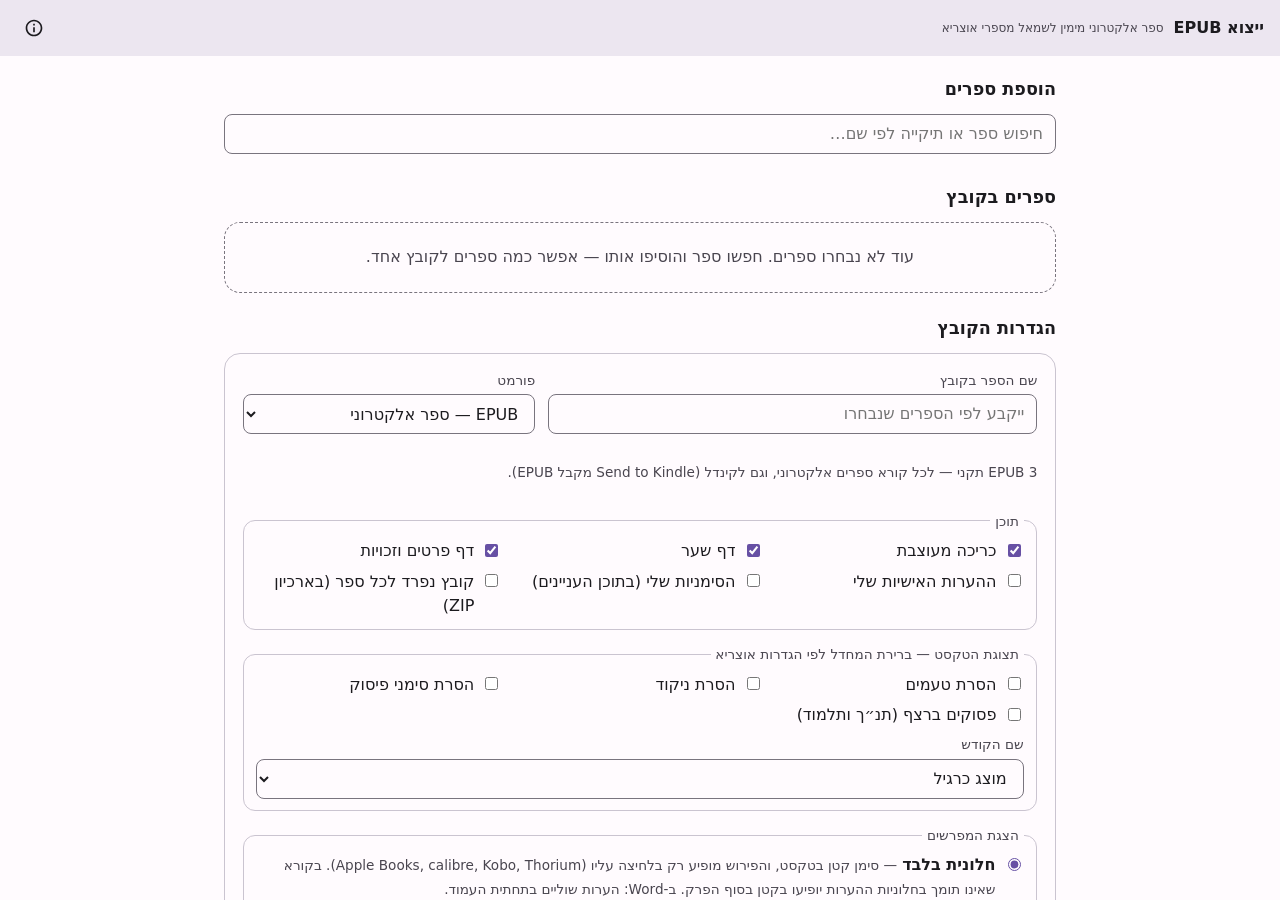
<file: index.html>
<!DOCTYPE html>
<html lang="he" dir="rtl">
<head>
  <meta charset="UTF-8" />
  <meta name="viewport" content="width=device-width, initial-scale=1.0" />
  <title>ייצוא EPUB</title>
  <link rel="stylesheet" href="css/style.css" />
</head>
<body>
  <div class="app-shell">
    <header class="topbar">
      <h1>ייצוא EPUB</h1>
      <span class="topbar-subtitle">ספר אלקטרוני מימין לשמאל מספרי אוצריא</span>
      <span class="topbar-spacer"></span>
      <button class="topbar-btn" id="aboutBtn" title="אודות" aria-label="אודות">
        <svg width="20" height="20" viewBox="0 0 24 24" fill="currentColor" aria-hidden="true"><path d="M11 7h2v2h-2zm0 4h2v6h-2zm1-9C6.48 2 2 6.48 2 12s4.48 10 10 10 10-4.48 10-10S17.52 2 12 2zm0 18c-4.41 0-8-3.59-8-8s3.59-8 8-8 8 3.59 8 8-3.59 8-8 8z"/></svg>
      </button>
    </header>

    <main class="app-content" id="main" tabindex="-1">
      <div class="page">
        <!-- הוספת ספרים -->
        <section class="section">
          <div class="section-head"><h2>הוספת ספרים</h2></div>
          <div class="search-row">
            <input type="search" id="searchInput" class="field" placeholder="חיפוש ספר או תיקייה לפי שם…" autocomplete="off" aria-label="חיפוש ספר" />
          </div>
          <div id="searchResults" class="results" aria-live="polite"></div>
        </section>

        <!-- הספרים בקובץ -->
        <section class="section">
          <div class="section-head">
            <h2>ספרים בקובץ</h2>
            <span class="muted small" id="booksCount"></span>
          </div>
          <div id="bookList"></div>
        </section>

        <!-- הגדרות -->
        <section class="section">
          <div class="section-head"><h2>הגדרות הקובץ</h2></div>
          <div class="card options">
            <div class="opt-row">
              <label class="opt-wide">
                <span class="opt-label">שם הספר בקובץ</span>
                <input type="text" id="optTitle" class="field" placeholder="ייקבע לפי הספרים שנבחרו" />
              </label>
              <label class="opt-narrow">
                <span class="opt-label">פורמט</span>
                <select id="optFormat" class="field">
                  <option value="epub">EPUB — ספר אלקטרוני</option>
                  <option value="kepub">KEPUB — לקוראי Kobo</option>
                  <option value="docx">DOCX — Word</option>
                  <option value="fb2">FB2 — FictionBook</option>
                </select>
              </label>
            </div>
            <p class="muted small" id="formatHint"></p>

            <fieldset class="opt-set">
              <legend>תוכן</legend>
              <div class="opt-grid">
                <label class="check"><input type="checkbox" id="optCover" checked /> כריכה מעוצבת</label>
                <label class="check"><input type="checkbox" id="optTitlePage" checked /> דף שער</label>
                <label class="check"><input type="checkbox" id="optRightsPage" checked /> דף פרטים וזכויות</label>
                <label class="check"><input type="checkbox" id="optPersonalNotes" /> ההערות האישיות שלי</label>
                <label class="check"><input type="checkbox" id="optBookmarks" /> הסימניות שלי (בתוכן העניינים)</label>
                <label class="check"><input type="checkbox" id="optSplitBooks" /> קובץ נפרד לכל ספר (בארכיון ZIP)</label>
              </div>
            </fieldset>

            <fieldset class="opt-set" id="docxOptions">
              <legend>עמוד (Word)</legend>
              <div class="opt-row">
                <label class="opt-narrow">
                  <span class="opt-label">גודל עמוד</span>
                  <select id="optPageSize" class="field">
                    <option value="a4">A4</option>
                    <option value="a5">A5</option>
                    <option value="letter">Letter</option>
                    <option value="6x9">6×9 אינץ׳ (ספר)</option>
                  </select>
                </label>
                <label class="opt-narrow">
                  <span class="opt-label">שוליים</span>
                  <select id="optMargins" class="field">
                    <option value="normal">רגילים</option>
                    <option value="narrow">צרים</option>
                    <option value="wide">רחבים</option>
                  </select>
                </label>
              </div>
            </fieldset>

            <fieldset class="opt-set">
              <legend>תצוגת הטקסט <span class="muted small">— ברירת המחדל לפי הגדרות אוצריא</span></legend>
              <div class="opt-grid">
                <label class="check"><input type="checkbox" id="optRemoveTeamim" /> הסרת טעמים</label>
                <label class="check"><input type="checkbox" id="optRemoveNikud" /> הסרת ניקוד</label>
                <label class="check"><input type="checkbox" id="optRemovePunctuation" /> הסרת סימני פיסוק</label>
                <label class="check"><input type="checkbox" id="optContinuous" /> פסוקים ברצף (תנ״ך ותלמוד)</label>
              </div>
              <label class="opt-wide">
                <span class="opt-label">שם הקודש</span>
                <select id="optHolyNames" class="field">
                  <option value="off">מוצג כרגיל</option>
                  <option value="kuf">מוסתר — יקוק (עם הניקוד)</option>
                  <option value="heh">מוסתר — ה׳</option>
                </select>
              </label>
            </fieldset>

            <fieldset class="opt-set">
              <legend>הצגת המפרשים</legend>
              <label class="radio"><input type="radio" name="notesMode" value="popup" checked />
                <span><b>חלונית בלבד</b> <span class="muted small">— סימן קטן בטקסט, והפירוש מופיע רק בלחיצה עליו (Apple Books, calibre, Kobo, Thorium). בקורא שאינו תומך בחלוניות ההערות יופיעו בקטן בסוף הפרק. ב-Word: הערות שוליים בתחתית העמוד.</span></span></label>
              <label class="radio"><input type="radio" name="notesMode" value="endnotes" />
                <span><b>הערות בסוף הספר</b> <span class="muted small">— לחיצה פותחת חלונית; הטקסט שמור בקובצי הערות נפרדים שמסומנים כתוכן משני (linear="no"). חלק מהקוראים (calibre, KOReader) מציגים אותם בסוף הספר. ב-Word: הערות סיום.</span></span></label>
              <label class="radio"><input type="radio" name="notesMode" value="line" />
                <span><b>מתחת לכל קטע</b> <span class="muted small">— הפירוש מופיע מיד אחרי הפסוק/הקטע, בגופן נפרד.</span></span></label>
              <label class="radio"><input type="radio" name="notesMode" value="chapter" />
                <span><b>בסוף כל פרק</b> <span class="muted small">— הערות ממוספרות בסוף הפרק, בגופן נפרד.</span></span></label>
              <label class="check"><input type="checkbox" id="optMarkPerCommentator" />
                <span>סימון נפרד לכל מפרש <span class="muted small">— מונה משלו ומראה משלו לסימן (סוגריים, הדגשה, כתב רש״י), כמו באוצריא</span></span></label>
            </fieldset>

            <fieldset class="opt-set">
              <legend>גופנים</legend>
              <div class="opt-row">
                <label class="opt-wide">
                  <span class="opt-label">גופן הספר</span>
                  <select id="optBodyFont" class="field font-select"></select>
                </label>
                <label class="opt-wide">
                  <span class="opt-label">גופן המפרשים</span>
                  <select id="optNotesFont" class="field font-select"></select>
                </label>
              </div>
              <div id="perCommentatorFonts"></div>
              <div class="card-row">
                <button class="btn" id="loadLocalFontsBtn" type="button">טעינת גופני המחשב</button>
                <span class="muted small" id="fontsHint">גופנים מוטמעים בקובץ רק כשהרישיון שלהם מתיר זאת. ב-Word ו-FB2 נשמר שם הגופן בלבד.</span>
              </div>
            </fieldset>
          </div>
        </section>

        <div class="export-row">
          <button class="btn btn-primary btn-lg" id="exportBtn" disabled>יצירת הקובץ</button>
          <span class="muted small" id="exportHint">הוסיפו לפחות ספר אחד</span>
        </div>
      </div>
    </main>
  </div>

  <!-- התקדמות -->
  <div id="busy" class="busy" role="status" aria-live="polite" hidden>
    <div class="busy-card">
      <span class="spinner" aria-hidden="true"></span>
      <div class="busy-text" id="busyText"></div>
      <div class="busy-bar"><span id="busyBar"></span></div>
      <button class="btn" id="cancelBtn">ביטול</button>
    </div>
  </div>

  <dialog id="aboutDlg" class="dlg">
    <h2>ייצוא EPUB</h2>
    <p id="aboutText"></p>
    <p class="muted small">גופן כתב רש״י: Noto Rashi Hebrew, ברישיון <a href="assets/fonts/OFL.txt" target="_blank">SIL OFL 1.1</a>.</p>
    <form method="dialog"><button class="btn">סגירה</button></form>
  </dialog>

  <script src="js/core.js"></script>
  <script src="js/bookcss.js"></script>
  <script src="js/font-rashi.js"></script>
  <script src="js/formats.js"></script>
  <script src="js/export-restricted.js"></script>
  <script src="js/app.js"></script>
</body>
</html>
</file>
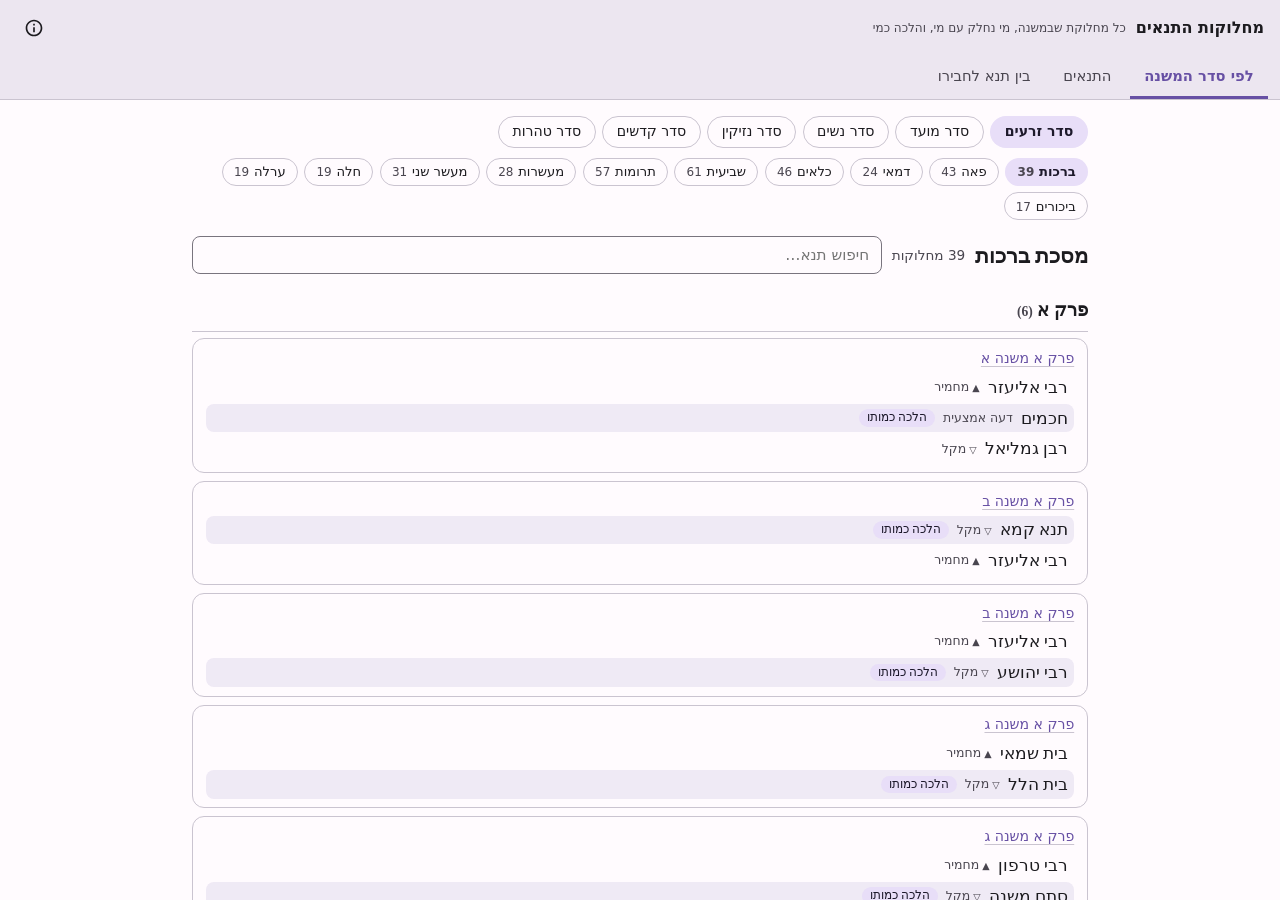
<file: machloket-tannaim/index.html>
<!DOCTYPE html>
<html lang="he" dir="rtl">
<head>
  <meta charset="UTF-8" />
  <meta name="viewport" content="width=device-width, initial-scale=1.0" />
  <title>מחלוקות התנאים</title>
  <link rel="stylesheet" href="css/base.css" />
  <link rel="stylesheet" href="css/style.css" />
</head>
<body>
  <div class="app-shell">
    <header class="topbar">
      <h1>מחלוקות התנאים</h1>
      <span class="topbar-subtitle">כל מחלוקת שבמשנה, מי נחלק עם מי, והלכה כמי</span>
      <span class="topbar-spacer"></span>
      <button class="topbar-btn" id="aboutBtn" title="אודות" aria-label="אודות">
        <svg width="20" height="20" viewBox="0 0 24 24" fill="currentColor" aria-hidden="true"><path d="M11 7h2v2h-2zm0 4h2v6h-2zm1-9C6.48 2 2 6.48 2 12s4.48 10 10 10 10-4.48 10-10S17.52 2 12 2zm0 18c-4.41 0-8-3.59-8-8s3.59-8 8-8 8 3.59 8 8-3.59 8-8 8z"/></svg>
      </button>
    </header>
    <nav class="tabs" role="tablist">
      <button class="tab" role="tab" data-view="seder">לפי סדר המשנה</button>
      <button class="tab" role="tab" data-view="tannaim">התנאים</button>
      <button class="tab" role="tab" data-view="pair">בין תנא לחבירו</button>
    </nav>
    <main class="app-content" id="main" tabindex="-1"></main>
  </div>

  <dialog class="dlg" id="aboutDlg">
    <h2>מחלוקות התנאים</h2>
    <p>כל מחלוקת שבמשנה — מי הם החולקים, מי מחמיר ומי מקל, מי מחייב ומי פוטר, והלכה כמי לפי פסק הרמב״ם. ובכל מחלוקת אפשר לעיין במשנה עצמה.</p>
    <p>ובדברי כל תנא: בכמה מקומות נחלק, בכמה מהם הלכה כמותו, ועם מי מחבריו נחלק. ובין שני תנאים — כל מחלוקותיהם, וכלל הפסק שאמרו עליהם בגמרא.</p>
    <p class="small muted" id="aboutVersion"></p>
    <p class="small muted">רשימת המחלוקות, החולקים בכל אחת והפסק — מתוך מאגר MishnaBase (ד. קז׳דן וב. קיי, רישיון GPL-3). נמנית כל מחלוקת פעם אחת, במקום הראשון שנשנית בו. הטקסט נפתח מספרי אוצריא.</p>
    <form method="dialog"><button class="btn">סגירה</button></form>
  </dialog>

  <script src="js/data.js"></script>
  <script src="js/core.js"></script>
  <script src="js/otzaria.js"></script>
  <script src="js/app.js"></script>
</body>
</html>
</file>
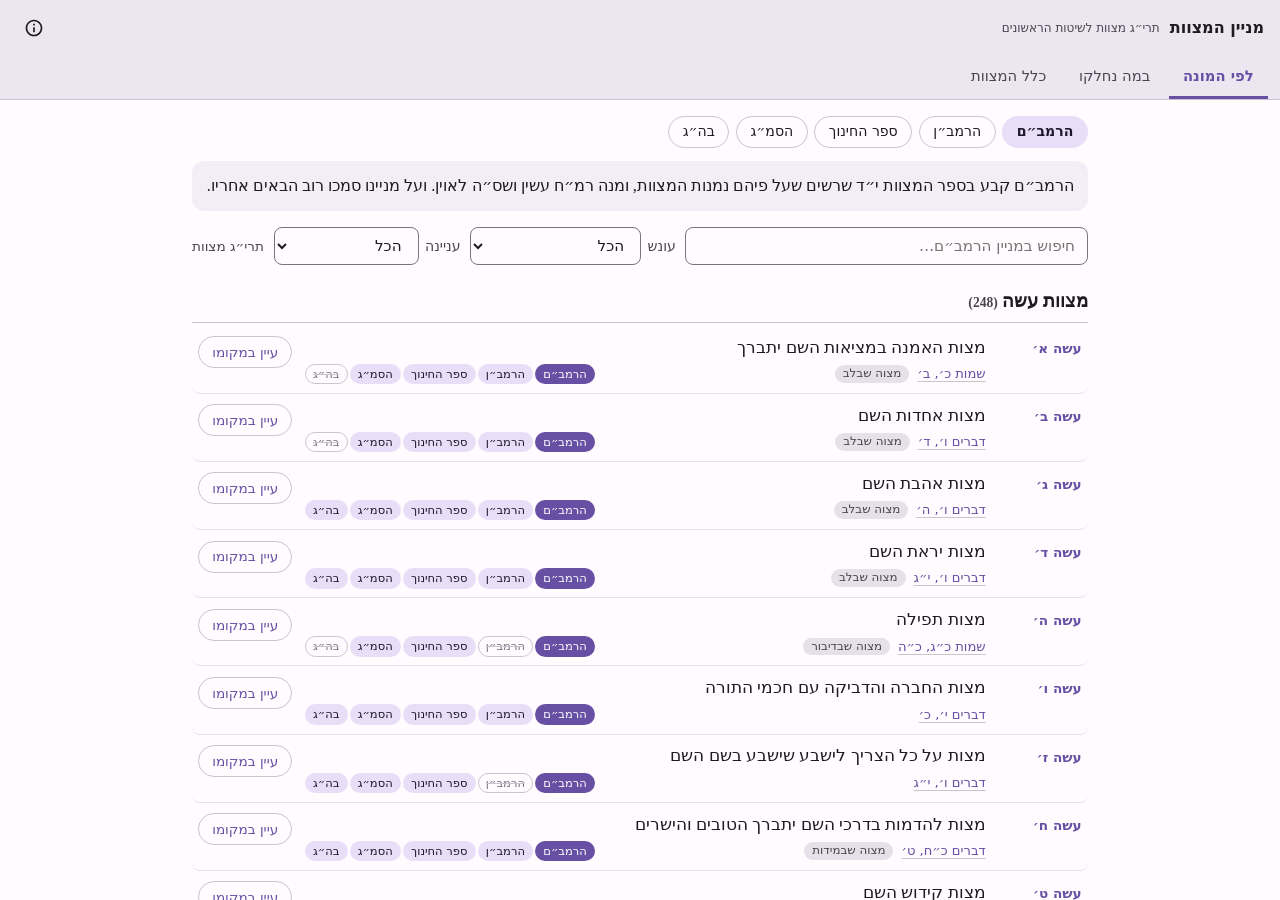
<file: minyan-hamitzvot/index.html>
<!DOCTYPE html>
<html lang="he" dir="rtl">
<head>
  <meta charset="UTF-8" />
  <meta name="viewport" content="width=device-width, initial-scale=1.0" />
  <title>מניין המצוות</title>
  <link rel="stylesheet" href="css/base.css" />
  <link rel="stylesheet" href="css/style.css" />
</head>
<body>
  <div class="app-shell">
    <header class="topbar">
      <h1>מניין המצוות</h1>
      <span class="topbar-subtitle">תרי״ג מצוות לשיטות הראשונים</span>
      <span class="topbar-spacer"></span>
      <button class="topbar-btn" id="aboutBtn" title="אודות" aria-label="אודות">
        <svg width="20" height="20" viewBox="0 0 24 24" fill="currentColor" aria-hidden="true"><path d="M11 7h2v2h-2zm0 4h2v6h-2zm1-9C6.48 2 2 6.48 2 12s4.48 10 10 10 10-4.48 10-10S17.52 2 12 2zm0 18c-4.41 0-8-3.59-8-8s3.59-8 8-8 8 3.59 8 8-3.59 8-8 8z"/></svg>
      </button>
    </header>
    <nav class="tabs" role="tablist">
      <button class="tab" role="tab" data-view="moneh">לפי המונה</button>
      <button class="tab" role="tab" data-view="compare">במה נחלקו</button>
      <button class="tab" role="tab" data-view="all">כלל המצוות</button>
    </nav>
    <main class="app-content" id="main" tabindex="-1"></main>
  </div>

  <dialog class="dlg" id="aboutDlg">
    <h2>מניין המצוות</h2>
    <p>דרש רבי שמלאי: שש מאות ושלש עשרה מצוות נאמרו לו למשה, שלש מאות וששים וחמש לאוין כמנין ימות החמה, ומאתים וארבעים ושמונה עשה כנגד אבריו של אדם (מכות כג:).</p>
    <p>ולא פירשו חכמים אילו הן, ונחלקו הראשונים במניינן. כאן מסודרים מניינם של בה״ג, הרמב״ם, הרמב״ן, הסמ״ג וספר החינוך — כל מונה לפי סדרו, ובמה נחלקו זה על זה. בכל מצוה אפשר לעיין במקומה בספר המונה ובפסוק שממנו נלמדה.</p>
    <p class="small muted" id="aboutVersion"></p>
    <p class="small muted">סידור המצוות ושיוכן לכל מונה — מתוך „התרי״ג מצות” (thetaryag.com, רישיון MIT). הטקסט נפתח מספרי אוצריא.</p>
    <form method="dialog"><button class="btn">סגירה</button></form>
  </dialog>

  <script src="js/data.js"></script>
  <script src="js/core.js"></script>
  <script src="js/otzaria.js"></script>
  <script src="js/app.js"></script>
</body>
</html>
</file>
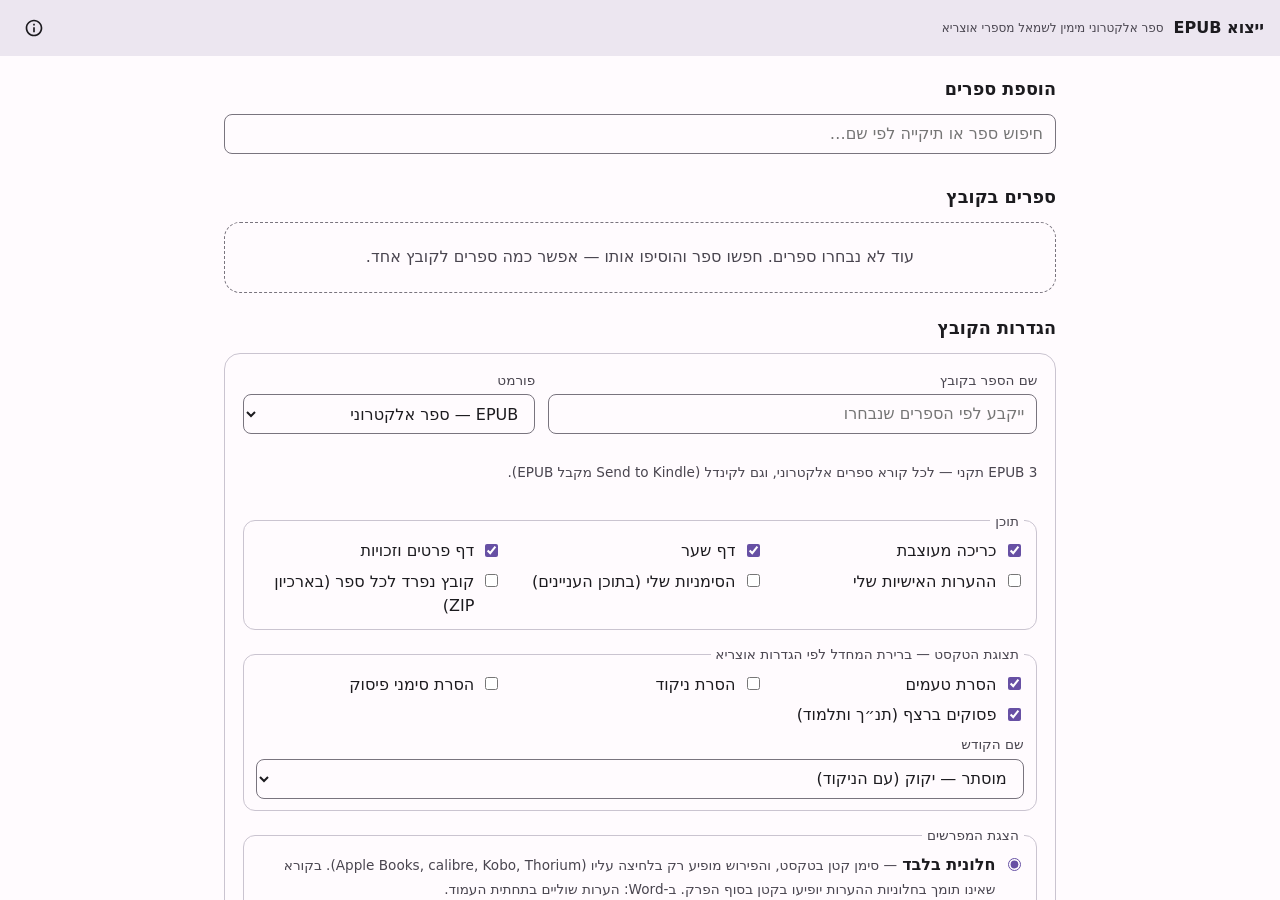
<file: tools/harness.html>
<!DOCTYPE html>
<html lang="he" dir="rtl">
<head>
  <meta charset="UTF-8" />
  <meta name="viewport" content="width=device-width, initial-scale=1.0" />
  <title>ייצוא EPUB</title>
  <link rel="stylesheet" href="../css/style.css" />
</head>
<body>
  <div class="app-shell">
    <header class="topbar">
      <h1>ייצוא EPUB</h1>
      <span class="topbar-subtitle">ספר אלקטרוני מימין לשמאל מספרי אוצריא</span>
      <span class="topbar-spacer"></span>
      <button class="topbar-btn" id="aboutBtn" title="אודות" aria-label="אודות">
        <svg width="20" height="20" viewBox="0 0 24 24" fill="currentColor" aria-hidden="true"><path d="M11 7h2v2h-2zm0 4h2v6h-2zm1-9C6.48 2 2 6.48 2 12s4.48 10 10 10 10-4.48 10-10S17.52 2 12 2zm0 18c-4.41 0-8-3.59-8-8s3.59-8 8-8 8 3.59 8 8-3.59 8-8 8z"/></svg>
      </button>
    </header>

    <main class="app-content" id="main" tabindex="-1">
      <div class="page">
        <!-- הוספת ספרים -->
        <section class="section">
          <div class="section-head"><h2>הוספת ספרים</h2></div>
          <div class="search-row">
            <input type="search" id="searchInput" class="field" placeholder="חיפוש ספר או תיקייה לפי שם…" autocomplete="off" aria-label="חיפוש ספר" />
          </div>
          <div id="searchResults" class="results" aria-live="polite"></div>
        </section>

        <!-- הספרים בקובץ -->
        <section class="section">
          <div class="section-head">
            <h2>ספרים בקובץ</h2>
            <span class="muted small" id="booksCount"></span>
          </div>
          <div id="bookList"></div>
        </section>

        <!-- הגדרות -->
        <section class="section">
          <div class="section-head"><h2>הגדרות הקובץ</h2></div>
          <div class="card options">
            <div class="opt-row">
              <label class="opt-wide">
                <span class="opt-label">שם הספר בקובץ</span>
                <input type="text" id="optTitle" class="field" placeholder="ייקבע לפי הספרים שנבחרו" />
              </label>
              <label class="opt-narrow">
                <span class="opt-label">פורמט</span>
                <select id="optFormat" class="field">
                  <option value="epub">EPUB — ספר אלקטרוני</option>
                  <option value="kepub">KEPUB — לקוראי Kobo</option>
                  <option value="docx">DOCX — Word</option>
                  <option value="fb2">FB2 — FictionBook</option>
                </select>
              </label>
            </div>
            <p class="muted small" id="formatHint"></p>

            <fieldset class="opt-set">
              <legend>תוכן</legend>
              <div class="opt-grid">
                <label class="check"><input type="checkbox" id="optCover" checked /> כריכה מעוצבת</label>
                <label class="check"><input type="checkbox" id="optTitlePage" checked /> דף שער</label>
                <label class="check"><input type="checkbox" id="optRightsPage" checked /> דף פרטים וזכויות</label>
                <label class="check"><input type="checkbox" id="optPersonalNotes" /> ההערות האישיות שלי</label>
                <label class="check"><input type="checkbox" id="optBookmarks" /> הסימניות שלי (בתוכן העניינים)</label>
                <label class="check"><input type="checkbox" id="optSplitBooks" /> קובץ נפרד לכל ספר (בארכיון ZIP)</label>
              </div>
            </fieldset>

            <fieldset class="opt-set" id="docxOptions">
              <legend>עמוד (Word)</legend>
              <div class="opt-row">
                <label class="opt-narrow">
                  <span class="opt-label">גודל עמוד</span>
                  <select id="optPageSize" class="field">
                    <option value="a4">A4</option>
                    <option value="a5">A5</option>
                    <option value="letter">Letter</option>
                    <option value="6x9">6×9 אינץ׳ (ספר)</option>
                  </select>
                </label>
                <label class="opt-narrow">
                  <span class="opt-label">שוליים</span>
                  <select id="optMargins" class="field">
                    <option value="normal">רגילים</option>
                    <option value="narrow">צרים</option>
                    <option value="wide">רחבים</option>
                  </select>
                </label>
              </div>
            </fieldset>

            <fieldset class="opt-set">
              <legend>תצוגת הטקסט <span class="muted small">— ברירת המחדל לפי הגדרות אוצריא</span></legend>
              <div class="opt-grid">
                <label class="check"><input type="checkbox" id="optRemoveTeamim" /> הסרת טעמים</label>
                <label class="check"><input type="checkbox" id="optRemoveNikud" /> הסרת ניקוד</label>
                <label class="check"><input type="checkbox" id="optRemovePunctuation" /> הסרת סימני פיסוק</label>
                <label class="check"><input type="checkbox" id="optContinuous" /> פסוקים ברצף (תנ״ך ותלמוד)</label>
              </div>
              <label class="opt-wide">
                <span class="opt-label">שם הקודש</span>
                <select id="optHolyNames" class="field">
                  <option value="off">מוצג כרגיל</option>
                  <option value="kuf">מוסתר — יקוק (עם הניקוד)</option>
                  <option value="heh">מוסתר — ה׳</option>
                </select>
              </label>
            </fieldset>

            <fieldset class="opt-set">
              <legend>הצגת המפרשים</legend>
              <label class="radio"><input type="radio" name="notesMode" value="popup" checked />
                <span><b>חלונית בלבד</b> <span class="muted small">— סימן קטן בטקסט, והפירוש מופיע רק בלחיצה עליו (Apple Books, calibre, Kobo, Thorium). בקורא שאינו תומך בחלוניות ההערות יופיעו בקטן בסוף הפרק. ב-Word: הערות שוליים בתחתית העמוד.</span></span></label>
              <label class="radio"><input type="radio" name="notesMode" value="endnotes" />
                <span><b>הערות בסוף הספר</b> <span class="muted small">— לחיצה פותחת חלונית; הטקסט שמור בקובצי הערות נפרדים שמסומנים כתוכן משני (linear="no"). חלק מהקוראים (calibre, KOReader) מציגים אותם בסוף הספר. ב-Word: הערות סיום.</span></span></label>
              <label class="radio"><input type="radio" name="notesMode" value="line" />
                <span><b>מתחת לכל קטע</b> <span class="muted small">— הפירוש מופיע מיד אחרי הפסוק/הקטע, בגופן נפרד.</span></span></label>
              <label class="radio"><input type="radio" name="notesMode" value="chapter" />
                <span><b>בסוף כל פרק</b> <span class="muted small">— הערות ממוספרות בסוף הפרק, בגופן נפרד.</span></span></label>
              <label class="check"><input type="checkbox" id="optMarkPerCommentator" />
                <span>סימון נפרד לכל מפרש <span class="muted small">— מונה משלו ומראה משלו לסימן (סוגריים, הדגשה, כתב רש״י), כמו באוצריא</span></span></label>
            </fieldset>

            <fieldset class="opt-set">
              <legend>גופנים</legend>
              <div class="opt-row">
                <label class="opt-wide">
                  <span class="opt-label">גופן הספר</span>
                  <select id="optBodyFont" class="field font-select"></select>
                </label>
                <label class="opt-wide">
                  <span class="opt-label">גופן המפרשים</span>
                  <select id="optNotesFont" class="field font-select"></select>
                </label>
              </div>
              <div id="perCommentatorFonts"></div>
              <div class="card-row">
                <button class="btn" id="loadLocalFontsBtn" type="button">טעינת גופני המחשב</button>
                <span class="muted small" id="fontsHint">גופנים מוטמעים בקובץ רק כשהרישיון שלהם מתיר זאת. ב-Word ו-FB2 נשמר שם הגופן בלבד.</span>
              </div>
            </fieldset>
          </div>
        </section>

        <div class="export-row">
          <button class="btn btn-primary btn-lg" id="exportBtn" disabled>יצירת הקובץ</button>
          <span class="muted small" id="exportHint">הוסיפו לפחות ספר אחד</span>
        </div>
      </div>
    </main>
  </div>

  <!-- התקדמות -->
  <div id="busy" class="busy" role="status" aria-live="polite" hidden>
    <div class="busy-card">
      <span class="spinner" aria-hidden="true"></span>
      <div class="busy-text" id="busyText"></div>
      <div class="busy-bar"><span id="busyBar"></span></div>
      <button class="btn" id="cancelBtn">ביטול</button>
    </div>
  </div>

  <dialog id="aboutDlg" class="dlg">
    <h2>ייצוא EPUB</h2>
    <p id="aboutText"></p>
    <p class="muted small">גופן כתב רש״י: Noto Rashi Hebrew, ברישיון <a href="../assets/fonts/OFL.txt" target="_blank">SIL OFL 1.1</a>.</p>
    <form method="dialog"><button class="btn">סגירה</button></form>
  </dialog>

  <script src="../js/font-rashi.js"></script>
  <script src="./mock_otzaria.js"></script>
  <script src="../js/core.js"></script>
  <script src="../js/bookcss.js"></script>
  <script src="../js/formats.js"></script>
  <script src="../js/export-restricted.js"></script>
  <script src="../js/app.js"></script>
</body>
</html>
</file>
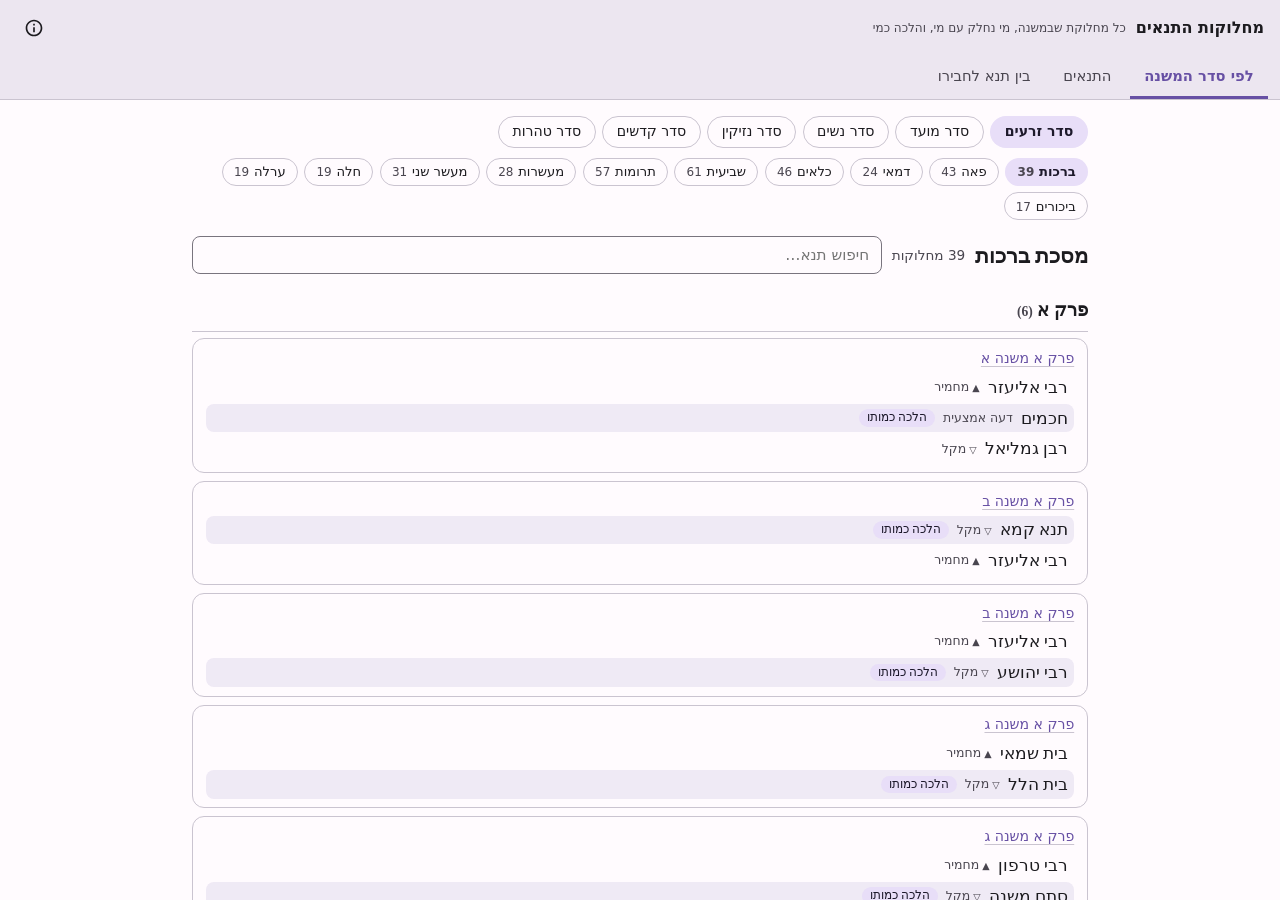
<file: machloket-tannaim/tools/harness.html>
<!DOCTYPE html>
<html lang="he" dir="rtl">
<head>
  <meta charset="UTF-8" />
  <meta name="viewport" content="width=device-width, initial-scale=1.0" />
  <title>מחלוקות התנאים</title>
  <link rel="stylesheet" href="../css/base.css" />
  <link rel="stylesheet" href="../css/style.css" />
</head>
<body>
  <div class="app-shell">
    <header class="topbar">
      <h1>מחלוקות התנאים</h1>
      <span class="topbar-subtitle">כל מחלוקת שבמשנה, מי נחלק עם מי, והלכה כמי</span>
      <span class="topbar-spacer"></span>
      <button class="topbar-btn" id="aboutBtn" title="אודות" aria-label="אודות">
        <svg width="20" height="20" viewBox="0 0 24 24" fill="currentColor" aria-hidden="true"><path d="M11 7h2v2h-2zm0 4h2v6h-2zm1-9C6.48 2 2 6.48 2 12s4.48 10 10 10 10-4.48 10-10S17.52 2 12 2zm0 18c-4.41 0-8-3.59-8-8s3.59-8 8-8 8 3.59 8 8-3.59 8-8 8z"/></svg>
      </button>
    </header>
    <nav class="tabs" role="tablist">
      <button class="tab" role="tab" data-view="seder">לפי סדר המשנה</button>
      <button class="tab" role="tab" data-view="tannaim">התנאים</button>
      <button class="tab" role="tab" data-view="pair">בין תנא לחבירו</button>
    </nav>
    <main class="app-content" id="main" tabindex="-1"></main>
  </div>

  <dialog class="dlg" id="aboutDlg">
    <h2>מחלוקות התנאים</h2>
    <p>כל מחלוקת שבמשנה — מי הם החולקים, מי מחמיר ומי מקל, מי מחייב ומי פוטר, והלכה כמי לפי פסק הרמב״ם. ובכל מחלוקת אפשר לעיין במשנה עצמה.</p>
    <p>ובדברי כל תנא: בכמה מקומות נחלק, בכמה מהם הלכה כמותו, ועם מי מחבריו נחלק. ובין שני תנאים — כל מחלוקותיהם, וכלל הפסק שאמרו עליהם בגמרא.</p>
    <p class="small muted" id="aboutVersion"></p>
    <p class="small muted">רשימת המחלוקות, החולקים בכל אחת והפסק — מתוך מאגר MishnaBase (ד. קז׳דן וב. קיי, רישיון GPL-3). נמנית כל מחלוקת פעם אחת, במקום הראשון שנשנית בו. הטקסט נפתח מספרי אוצריא.</p>
    <form method="dialog"><button class="btn">סגירה</button></form>
  </dialog>

  <script src="mock_otzaria.js"></script>
  <script src="../js/data.js"></script>
  <script src="../js/core.js"></script>
  <script src="../js/otzaria.js"></script>
  <script src="../js/app.js"></script>
</body>
</html>
</file>
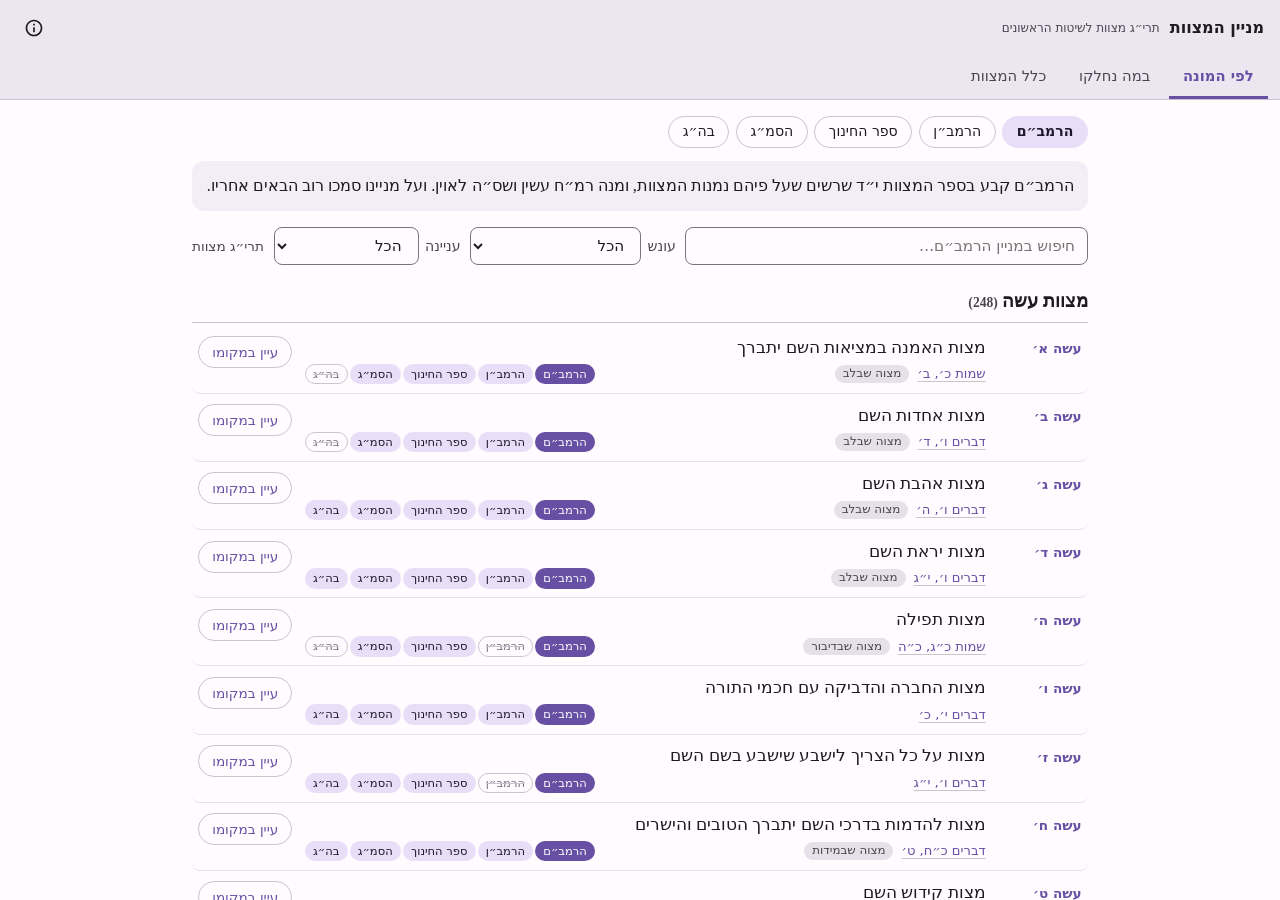
<file: minyan-hamitzvot/tools/harness.html>
<!DOCTYPE html>
<html lang="he" dir="rtl">
<head>
  <meta charset="UTF-8" />
  <meta name="viewport" content="width=device-width, initial-scale=1.0" />
  <title>מניין המצוות</title>
  <link rel="stylesheet" href="../css/base.css" />
  <link rel="stylesheet" href="../css/style.css" />
</head>
<body>
  <div class="app-shell">
    <header class="topbar">
      <h1>מניין המצוות</h1>
      <span class="topbar-subtitle">תרי״ג מצוות לשיטות הראשונים</span>
      <span class="topbar-spacer"></span>
      <button class="topbar-btn" id="aboutBtn" title="אודות" aria-label="אודות">
        <svg width="20" height="20" viewBox="0 0 24 24" fill="currentColor" aria-hidden="true"><path d="M11 7h2v2h-2zm0 4h2v6h-2zm1-9C6.48 2 2 6.48 2 12s4.48 10 10 10 10-4.48 10-10S17.52 2 12 2zm0 18c-4.41 0-8-3.59-8-8s3.59-8 8-8 8 3.59 8 8-3.59 8-8 8z"/></svg>
      </button>
    </header>
    <nav class="tabs" role="tablist">
      <button class="tab" role="tab" data-view="moneh">לפי המונה</button>
      <button class="tab" role="tab" data-view="compare">במה נחלקו</button>
      <button class="tab" role="tab" data-view="all">כלל המצוות</button>
    </nav>
    <main class="app-content" id="main" tabindex="-1"></main>
  </div>

  <dialog class="dlg" id="aboutDlg">
    <h2>מניין המצוות</h2>
    <p>דרש רבי שמלאי: שש מאות ושלש עשרה מצוות נאמרו לו למשה, שלש מאות וששים וחמש לאוין כמנין ימות החמה, ומאתים וארבעים ושמונה עשה כנגד אבריו של אדם (מכות כג:).</p>
    <p>ולא פירשו חכמים אילו הן, ונחלקו הראשונים במניינן. כאן מסודרים מניינם של בה״ג, הרמב״ם, הרמב״ן, הסמ״ג וספר החינוך — כל מונה לפי סדרו, ובמה נחלקו זה על זה. בכל מצוה אפשר לעיין במקומה בספר המונה ובפסוק שממנו נלמדה.</p>
    <p class="small muted" id="aboutVersion"></p>
    <p class="small muted">סידור המצוות ושיוכן לכל מונה — מתוך „התרי״ג מצות” (thetaryag.com, רישיון MIT). הטקסט נפתח מספרי אוצריא.</p>
    <form method="dialog"><button class="btn">סגירה</button></form>
  </dialog>

  <script src="mock_otzaria.js"></script>
  <script src="../js/data.js"></script>
  <script src="../js/core.js"></script>
  <script src="../js/otzaria.js"></script>
  <script src="../js/app.js"></script>
</body>
</html>
</file>
<file: css/style.css>
:root {
  /* תפקידי צבע - מוחלפים ב-applyTheme לפי ערכת הנושא של אוצריא */
  --color-primary: #6750A4;
  --color-on-primary: #FFFFFF;
  --color-secondary: #625B71;
  --color-secondary-container: #E8DEF8;
  --color-on-secondary-container: #1D192B;
  --color-surface: #FFFBFE;
  --color-on-surface: #1C1B1F;
  --color-on-surface-variant: #49454F;
  --color-surface-container: #F3EDF7;
  --color-surface-container-high: #ECE6F0;
  --color-surface-container-highest: #E6E0E9;
  --color-error: #B3261E;
  --color-on-error: #FFFFFF;
  --color-outline: #79747E;
  --color-outline-variant: #CAC4D0;
  --color-primary-subtle: rgba(103, 80, 164, 0.1);
  --color-scrim: rgba(0, 0, 0, 0.32);

  --font-ui: 'Rubik', system-ui, sans-serif;
  --font-main: 'FrankRuhlCLM', 'David', serif;

  --radius-sm: 8px;
  --radius-md: 12px;
  --radius-lg: 16px;
  --radius-pill: 999px;
}

* { box-sizing: border-box; }
[hidden] { display: none !important; }
html, body { height: 100%; margin: 0; }
body {
  overflow: hidden;
  background: var(--color-surface);
  color: var(--color-on-surface);
  font-family: var(--font-ui);
  line-height: 1.5;
}
.app-shell { display: flex; flex-direction: column; height: 100%; }

/* ── פס כותרת (גדלים קבועים - DESIGN_GUIDE) ── */
.topbar {
  display: flex;
  align-items: center;
  gap: 10px;
  height: 56px;
  padding: 0 16px;
  background: var(--color-surface-container-high);
  flex-shrink: 0;
}
.topbar h1 { margin: 0; font-size: 16px; font-weight: 600; white-space: nowrap; }
.topbar-subtitle { font-size: 12px; color: var(--color-on-surface-variant); white-space: nowrap; overflow: hidden; text-overflow: ellipsis; min-width: 0; }
.topbar-spacer { flex: 1; }
.topbar-btn {
  display: inline-flex; align-items: center; justify-content: center;
  width: 36px; height: 36px; border: none; border-radius: var(--radius-pill);
  background: transparent; color: var(--color-on-surface); cursor: pointer;
}
.topbar-btn:hover { background: var(--color-primary-subtle); }
@media (max-width: 600px) { .topbar { height: 44px; } .topbar-subtitle { display: none; } }

.app-content { flex: 1; min-width: 0; overflow-y: auto; padding: 1.25rem 1rem 2rem; }
.page { max-width: 52rem; margin: 0 auto; }

h2 { font-size: 1.1rem; margin: 0; font-weight: 600; }
.muted { color: var(--color-on-surface-variant); }
.small { font-size: 0.85rem; }

.section { margin-bottom: 1.4rem; }
.section-head { display: flex; align-items: baseline; gap: 0.6rem; margin-bottom: 0.7rem; }

.card {
  background: var(--color-surface);
  border: 1px solid var(--color-outline-variant);
  border-radius: var(--radius-lg);
  padding: 1rem 1.1rem;
}
.card + .card { margin-top: 0.7rem; }

.empty {
  padding: 1.4rem;
  border: 1px dashed var(--color-outline);
  border-radius: var(--radius-lg);
  color: var(--color-on-surface-variant);
  text-align: center;
}

/* ── שדות וכפתורים ── */
.field {
  width: 100%;
  min-height: 40px;
  padding: 0.45rem 0.75rem;
  border: 1px solid var(--color-outline);
  border-radius: var(--radius-sm);
  background: var(--color-surface);
  color: var(--color-on-surface);
  font: inherit;
}
.field:focus { outline: 2px solid var(--color-primary); outline-offset: -1px; border-color: transparent; }
select.field { cursor: pointer; }

.btn {
  display: inline-flex; align-items: center; justify-content: center; gap: 0.35rem;
  min-height: 36px; padding: 0 1rem;
  border: 1px solid var(--color-outline); border-radius: var(--radius-pill);
  background: transparent; color: var(--color-primary);
  font: inherit; font-size: 0.9rem; font-weight: 500; cursor: pointer;
}
.btn:hover:not(:disabled) { background: var(--color-primary-subtle); }
.btn:disabled { opacity: 0.45; cursor: default; }
.btn-primary { background: var(--color-primary); color: var(--color-on-primary); border-color: transparent; }
.btn-primary:hover:not(:disabled) { background: var(--color-primary); filter: brightness(1.08); }
.btn-lg { min-height: 44px; padding: 0 1.6rem; font-size: 1rem; }
.icon-btn {
  display: inline-flex; align-items: center; justify-content: center;
  width: 32px; height: 32px; border: none; border-radius: var(--radius-pill);
  background: transparent; color: var(--color-on-surface-variant); cursor: pointer; font-size: 1rem;
}
.icon-btn:hover:not(:disabled) { background: var(--color-primary-subtle); color: var(--color-on-surface); }
.icon-btn:disabled { opacity: 0.35; cursor: default; }

/* ── חיפוש ── */
.results { margin-top: 0.5rem; display: flex; flex-direction: column; gap: 2px; }
.result {
  display: flex; align-items: center; gap: 0.6rem;
  padding: 0.45rem 0.75rem; border-radius: var(--radius-sm);
  background: var(--color-surface-container);
}
.result-title { flex: 1; min-width: 0; font-family: var(--font-main); font-size: 1.05rem; }
.result-path { font-size: 0.78rem; color: var(--color-on-surface-variant); white-space: nowrap; overflow: hidden; text-overflow: ellipsis; max-width: 45%; }
.results-label { font-size: 0.8rem; color: var(--color-on-surface-variant); margin: 0.2rem 0.2rem 0.3rem; }

/* ── כרטיס ספר ── */
.book-head { display: flex; align-items: flex-start; gap: 0.5rem; }
.book-title { flex: 1; min-width: 0; }
.book-title b { font-family: var(--font-main); font-size: 1.2rem; font-weight: 700; }
.book-meta { font-size: 0.82rem; color: var(--color-on-surface-variant); }
.book-rights { font-size: 0.78rem; margin-top: 0.2rem; }
.badge {
  display: inline-block; padding: 0 0.5rem; border-radius: var(--radius-pill);
  background: var(--color-secondary-container); color: var(--color-on-secondary-container);
  font-size: 0.75rem;
}
.badge-warn { background: var(--color-error); color: var(--color-on-error); }
.range-row { display: grid; grid-template-columns: auto 1fr auto 1fr; align-items: center; gap: 0.5rem; margin-top: 0.8rem; }
.range-row span { font-size: 0.85rem; color: var(--color-on-surface-variant); }
@media (max-width: 560px) { .range-row { grid-template-columns: auto 1fr; } }

.cm-toggle { margin-top: 0.7rem; }
.cm-panel { margin-top: 0.5rem; padding: 0.6rem; border-radius: var(--radius-md); background: var(--color-surface-container); }
.cm-filter { margin-bottom: 0.5rem; }
.cm-list { max-height: 14rem; overflow-y: auto; display: grid; grid-template-columns: repeat(auto-fill, minmax(13rem, 1fr)); gap: 0.15rem 0.6rem; }
.cm-item { display: flex; align-items: center; gap: 0.4rem; font-size: 0.9rem; padding: 0.15rem 0.2rem; cursor: pointer; }
.cm-item .count { color: var(--color-on-surface-variant); font-size: 0.75rem; }
.cm-group { grid-column: 1 / -1; font-size: 0.78rem; font-weight: 600; color: var(--color-on-surface-variant); margin-top: 0.35rem; }
.cm-chosen { margin-top: 0.4rem; display: flex; flex-wrap: wrap; gap: 0.3rem; }

/* ── הגדרות ── */
.options { display: flex; flex-direction: column; gap: 0.9rem; }
.opt-label { display: block; font-size: 0.85rem; color: var(--color-on-surface-variant); margin-bottom: 0.25rem; }
.opt-grid { display: grid; grid-template-columns: repeat(auto-fill, minmax(12rem, 1fr)); gap: 0.4rem 1rem; }
.check, .radio { display: flex; align-items: flex-start; gap: 0.45rem; cursor: pointer; }
.check input, .radio input { margin-top: 0.3rem; accent-color: var(--color-primary); }
.opt-set { border: 1px solid var(--color-outline-variant); border-radius: var(--radius-md); padding: 0.5rem 0.8rem 0.7rem; margin: 0; display: flex; flex-direction: column; gap: 0.45rem; }
.opt-set legend { font-size: 0.85rem; color: var(--color-on-surface-variant); padding: 0 0.3rem; }

.export-row { display: flex; align-items: center; gap: 1rem; flex-wrap: wrap; padding: 0.4rem 0 1rem; }

/* ── התקדמות ── */
.busy { position: fixed; inset: 0; display: flex; align-items: center; justify-content: center; background: var(--color-scrim); z-index: 10; }
.busy-card {
  width: min(24rem, 90vw); padding: 1.4rem; border-radius: var(--radius-lg);
  background: var(--color-surface-container-highest); color: var(--color-on-surface);
  display: flex; flex-direction: column; align-items: center; gap: 0.8rem; text-align: center;
}
.spinner { width: 28px; height: 28px; border: 3px solid var(--color-primary-subtle); border-top-color: var(--color-primary); border-radius: 50%; animation: spin 0.9s linear infinite; }
@keyframes spin { to { transform: rotate(360deg); } }
.busy-bar { width: 100%; height: 6px; border-radius: var(--radius-pill); background: var(--color-primary-subtle); overflow: hidden; }
.busy-bar span { display: block; height: 100%; width: 0; background: var(--color-primary); transition: width 0.2s; }

.dlg { border: none; border-radius: var(--radius-lg); padding: 1.4rem; background: var(--color-surface-container-highest); color: var(--color-on-surface); max-width: 28rem; }
.dlg::backdrop { background: var(--color-scrim); }
.dlg form { text-align: left; margin-top: 1rem; }

/* ── שורות הגדרה, גופנים ── */
.opt-row { display: flex; gap: 0.8rem; flex-wrap: wrap; }
.opt-row .opt-wide { flex: 2 1 14rem; }
.opt-narrow { flex: 1 1 10rem; }
.card-row { display: flex; align-items: center; gap: 0.6rem; flex-wrap: wrap; margin-top: 0.4rem; }
.cm-fonts { display: grid; grid-template-columns: repeat(auto-fill, minmax(16rem, 1fr)); gap: 0.4rem 0.8rem; margin-top: 0.5rem; }
.cm-fonts label { display: flex; align-items: center; gap: 0.5rem; font-size: 0.9rem; }
.cm-fonts label span { flex: 0 0 auto; min-width: 5rem; }
.cm-fonts select { flex: 1; min-height: 34px; }

.structure-row { display: flex; align-items: center; gap: 0.5rem; margin-top: 0.7rem; }
.structure-row span { font-size: 0.85rem; color: var(--color-on-surface-variant); }
.structure-row select { max-width: 18rem; }
.result.folder { background: var(--color-secondary-container); color: var(--color-on-secondary-container); }

.cm-item.restricted { opacity: 0.55; cursor: not-allowed; }
</file>
<file: machloket-tannaim/css/base.css>
/* בסיס משותף לתוספים: צבעי ערכת הנושא של אוצריא, פס כותרת, לשוניות, כפתורים ושדות */
:root {
  /* תפקידי צבע - מוחלפים ב-applyTheme לפי ערכת הנושא של אוצריא */
  --color-primary: #6750A4;
  --color-on-primary: #FFFFFF;
  --color-secondary: #625B71;
  --color-secondary-container: #E8DEF8;
  --color-on-secondary-container: #1D192B;
  --color-surface: #FFFBFE;
  --color-on-surface: #1C1B1F;
  --color-on-surface-variant: #49454F;
  --color-surface-container: #F3EDF7;
  --color-surface-container-high: #ECE6F0;
  --color-surface-container-highest: #E6E0E9;
  --color-error: #B3261E;
  --color-on-error: #FFFFFF;
  --color-outline: #79747E;
  --color-outline-variant: #CAC4D0;
  --color-primary-subtle: rgba(103, 80, 164, 0.1);
  --color-scrim: rgba(0, 0, 0, 0.32);

  --font-ui: 'Rubik', system-ui, sans-serif;
  --font-main: 'FrankRuhlCLM', 'David', serif;

  --radius-sm: 8px;
  --radius-md: 12px;
  --radius-lg: 16px;
  --radius-pill: 999px;
}

* { box-sizing: border-box; }
[hidden] { display: none !important; }
html, body { height: 100%; margin: 0; }
body {
  overflow: hidden;
  background: var(--color-surface);
  color: var(--color-on-surface);
  font-family: var(--font-ui);
  line-height: 1.5;
}
.app-shell { display: flex; flex-direction: column; height: 100%; }

/* ── פס כותרת (גדלים קבועים - DESIGN_GUIDE) ── */
.topbar {
  display: flex;
  align-items: center;
  gap: 10px;
  height: 56px;
  padding: 0 16px;
  background: var(--color-surface-container-high);
  flex-shrink: 0;
}
.topbar h1 { margin: 0; font-size: 16px; font-weight: 600; white-space: nowrap; }
.topbar-subtitle { font-size: 12px; color: var(--color-on-surface-variant); white-space: nowrap; overflow: hidden; text-overflow: ellipsis; min-width: 0; }
.topbar-spacer { flex: 1; }
.topbar-btn {
  display: inline-flex; align-items: center; justify-content: center;
  width: 36px; height: 36px; border: none; border-radius: var(--radius-pill);
  background: transparent; color: var(--color-on-surface); cursor: pointer;
}
.topbar-btn:hover { background: var(--color-primary-subtle); }
@media (max-width: 600px) { .topbar { height: 44px; } .topbar-subtitle { display: none; } }

/* ── לשוניות ── */
.tabs {
  display: flex; gap: 4px; padding: 0 12px;
  background: var(--color-surface-container-high);
  border-bottom: 1px solid var(--color-outline-variant);
  flex-shrink: 0; overflow-x: auto;
}
.tab {
  border: none; background: transparent; color: var(--color-on-surface-variant);
  font: inherit; font-size: 0.92rem; padding: 0.55rem 0.9rem; cursor: pointer;
  border-bottom: 3px solid transparent; white-space: nowrap;
}
.tab:hover { color: var(--color-on-surface); }
.tab[aria-selected="true"] { color: var(--color-primary); border-bottom-color: var(--color-primary); font-weight: 600; }

.app-content { flex: 1; min-width: 0; overflow-y: auto; padding: 1rem 1rem 2rem; }
.page { max-width: 56rem; margin: 0 auto; }

h2 { font-size: 1.1rem; margin: 0; font-weight: 600; }
.muted { color: var(--color-on-surface-variant); }
.small { font-size: 0.85rem; }
.empty { padding: 1.5rem; text-align: center; color: var(--color-on-surface-variant); }

.card {
  background: var(--color-surface);
  border: 1px solid var(--color-outline-variant);
  border-radius: var(--radius-lg);
  padding: 0.9rem 1rem;
}
.intro {
  font-family: var(--font-main); font-size: 1.02rem; line-height: 1.7;
  background: var(--color-surface-container); border-radius: var(--radius-md);
  padding: 0.7rem 0.9rem; margin: 0 0 1rem;
}

/* ── שדות וכפתורים ── */
.field {
  min-height: 38px; padding: 0 0.75rem; font: inherit; font-size: 0.95rem;
  color: var(--color-on-surface); background: var(--color-surface);
  border: 1px solid var(--color-outline); border-radius: var(--radius-sm);
}
.field:focus { outline: 2px solid var(--color-primary); outline-offset: -1px; border-color: transparent; }
select.field { cursor: pointer; }
input[type="search"].field { width: 100%; }

.btn {
  display: inline-flex; align-items: center; justify-content: center; gap: 0.35rem;
  min-height: 32px; padding: 0 0.8rem; font: inherit; font-size: 0.85rem;
  color: var(--color-primary); background: transparent;
  border: 1px solid var(--color-outline-variant); border-radius: var(--radius-pill); cursor: pointer;
  white-space: nowrap;
}
.btn:hover:not(:disabled) { background: var(--color-primary-subtle); }
.btn:disabled { opacity: 0.45; cursor: default; }

.chips { display: flex; flex-wrap: wrap; gap: 0.4rem; }
.chip {
  font: inherit; font-size: 0.88rem; padding: 0.3rem 0.85rem; cursor: pointer;
  border: 1px solid var(--color-outline-variant); border-radius: var(--radius-pill);
  background: var(--color-surface); color: var(--color-on-surface);
}
.chip:hover { background: var(--color-primary-subtle); }
.chip[aria-pressed="true"] {
  background: var(--color-secondary-container); color: var(--color-on-secondary-container);
  border-color: transparent; font-weight: 600;
}
.chip .count { font-size: 0.75rem; color: var(--color-on-surface-variant); margin-inline-start: 0.3rem; }

.toolbar { display: flex; flex-wrap: wrap; gap: 0.6rem; align-items: center; margin-bottom: 0.9rem; }
.toolbar .grow { flex: 1 1 14rem; }
.toolbar label { display: inline-flex; align-items: center; gap: 0.4rem; font-size: 0.88rem; color: var(--color-on-surface-variant); }

.tag {
  display: inline-block; font-size: 0.74rem; line-height: 1.5; padding: 0 0.5rem;
  border-radius: var(--radius-pill); background: var(--color-surface-container-highest);
  color: var(--color-on-surface-variant); white-space: nowrap;
}
.tag.strong { background: var(--color-secondary-container); color: var(--color-on-secondary-container); }

.dlg { border: none; border-radius: var(--radius-lg); padding: 1.4rem; background: var(--color-surface-container-highest); color: var(--color-on-surface); max-width: 30rem; }
.dlg::backdrop { background: var(--color-scrim); }
.dlg h2 { margin-bottom: 0.6rem; }
.dlg p { margin: 0.4rem 0; line-height: 1.7; }
.dlg form { text-align: left; margin-top: 1rem; }
</file>
<file: machloket-tannaim/css/style.css>
/* מחלוקות התנאים */
.sedarim { margin-bottom: 0.6rem; }
.masechtot { margin-bottom: 1rem; }
.masechtot .chip { font-size: 0.82rem; padding: 0.2rem 0.7rem; }
.mas-title { font-family: var(--font-main); font-size: 1.3rem; }

.group { margin-bottom: 1.2rem; }
.group-title {
  position: sticky; top: -1rem; z-index: 1;
  background: var(--color-surface); padding: 0.5rem 0 0.4rem; margin-bottom: 0.4rem;
  border-bottom: 1px solid var(--color-outline-variant);
  font-family: var(--font-main); font-size: 1.15rem;
}

.mach {
  border: 1px solid var(--color-outline-variant); border-radius: var(--radius-md);
  padding: 0.55rem 0.8rem; margin-bottom: 0.5rem; background: var(--color-surface);
}
.mach-head { display: flex; align-items: center; gap: 0.5rem; font-size: 0.88rem; margin-bottom: 0.25rem; }
.positions { list-style: none; margin: 0; padding: 0; display: flex; flex-direction: column; gap: 0.15rem; }
.pos { display: flex; flex-wrap: wrap; align-items: center; gap: 0.5rem; font-family: var(--font-main); font-size: 1.05rem; padding: 0.1rem 0.4rem; border-radius: var(--radius-sm); }
.pos.halacha { background: var(--color-primary-subtle); }
.pos.me .who { font-weight: 700; }
.stance { font-family: var(--font-ui); font-size: 0.78rem; color: var(--color-on-surface-variant); }
.stance.s-H::before, .stance.s-C::before { content: '▲ '; font-size: 0.6rem; }
.stance.s-K::before, .stance.s-P::before { content: '▽ '; font-size: 0.6rem; }

.link {
  border: none; background: none; padding: 0; font: inherit; cursor: pointer;
  color: var(--color-primary); text-decoration: underline; text-decoration-color: var(--color-outline-variant); text-underline-offset: 3px;
}
.link:hover { text-decoration-color: currentColor; }
.link.plain { color: inherit; text-decoration: none; }
.link.plain:hover { color: var(--color-primary); }

/* התנאים */
.tannaim-page { display: grid; grid-template-columns: 15rem 1fr; gap: 1.2rem; max-width: 64rem; }
.tanna-list { position: sticky; top: 0; align-self: start; display: flex; flex-direction: column; gap: 0.5rem; max-height: calc(100vh - 140px); }
.tlist { overflow-y: auto; display: flex; flex-direction: column; gap: 1px; }
.titem {
  display: flex; justify-content: space-between; gap: 0.5rem; text-align: start;
  border: none; background: transparent; color: var(--color-on-surface); font: inherit; font-size: 0.92rem;
  padding: 0.3rem 0.6rem; border-radius: var(--radius-sm); cursor: pointer;
}
.titem:hover { background: var(--color-surface-container); }
.titem.cur { background: var(--color-secondary-container); color: var(--color-on-secondary-container); font-weight: 600; }
.titem .count { color: var(--color-on-surface-variant); font-size: 0.78rem; }
.tanna-name { font-family: var(--font-main); font-size: 1.5rem; margin-bottom: 0.5rem; }
.sub { font-size: 1rem; margin: 1.2rem 0 0.5rem; }
.rivals { border-collapse: collapse; width: 100%; font-size: 0.9rem; }
.rivals th { text-align: start; font-weight: 600; color: var(--color-on-surface-variant); font-size: 0.8rem; padding: 0.3rem 0.5rem; border-bottom: 1px solid var(--color-outline-variant); }
.rivals td { padding: 0.25rem 0.5rem; border-bottom: 1px solid var(--color-surface-container-highest); }
.rivals td:first-child { font-family: var(--font-main); font-size: 1rem; }
.more { margin: 0.6rem auto; display: flex; }

/* בין תנא לחבירו */
.rules { margin-bottom: 1rem; }
.rule {
  font-family: var(--font-main); font-size: 1.2rem; text-align: center;
  padding: 0.6rem; margin: 0 0 0.8rem; border-block: 2px solid var(--color-secondary-container);
}

@media (max-width: 700px) {
  .tannaim-page { grid-template-columns: 1fr; }
  .tanna-list { position: static; max-height: 14rem; }
}
</file>
<file: minyan-hamitzvot/css/base.css>
/* בסיס משותף לתוספים: צבעי ערכת הנושא של אוצריא, פס כותרת, לשוניות, כפתורים ושדות */
:root {
  /* תפקידי צבע - מוחלפים ב-applyTheme לפי ערכת הנושא של אוצריא */
  --color-primary: #6750A4;
  --color-on-primary: #FFFFFF;
  --color-secondary: #625B71;
  --color-secondary-container: #E8DEF8;
  --color-on-secondary-container: #1D192B;
  --color-surface: #FFFBFE;
  --color-on-surface: #1C1B1F;
  --color-on-surface-variant: #49454F;
  --color-surface-container: #F3EDF7;
  --color-surface-container-high: #ECE6F0;
  --color-surface-container-highest: #E6E0E9;
  --color-error: #B3261E;
  --color-on-error: #FFFFFF;
  --color-outline: #79747E;
  --color-outline-variant: #CAC4D0;
  --color-primary-subtle: rgba(103, 80, 164, 0.1);
  --color-scrim: rgba(0, 0, 0, 0.32);

  --font-ui: 'Rubik', system-ui, sans-serif;
  --font-main: 'FrankRuhlCLM', 'David', serif;

  --radius-sm: 8px;
  --radius-md: 12px;
  --radius-lg: 16px;
  --radius-pill: 999px;
}

* { box-sizing: border-box; }
[hidden] { display: none !important; }
html, body { height: 100%; margin: 0; }
body {
  overflow: hidden;
  background: var(--color-surface);
  color: var(--color-on-surface);
  font-family: var(--font-ui);
  line-height: 1.5;
}
.app-shell { display: flex; flex-direction: column; height: 100%; }

/* ── פס כותרת (גדלים קבועים - DESIGN_GUIDE) ── */
.topbar {
  display: flex;
  align-items: center;
  gap: 10px;
  height: 56px;
  padding: 0 16px;
  background: var(--color-surface-container-high);
  flex-shrink: 0;
}
.topbar h1 { margin: 0; font-size: 16px; font-weight: 600; white-space: nowrap; }
.topbar-subtitle { font-size: 12px; color: var(--color-on-surface-variant); white-space: nowrap; overflow: hidden; text-overflow: ellipsis; min-width: 0; }
.topbar-spacer { flex: 1; }
.topbar-btn {
  display: inline-flex; align-items: center; justify-content: center;
  width: 36px; height: 36px; border: none; border-radius: var(--radius-pill);
  background: transparent; color: var(--color-on-surface); cursor: pointer;
}
.topbar-btn:hover { background: var(--color-primary-subtle); }
@media (max-width: 600px) { .topbar { height: 44px; } .topbar-subtitle { display: none; } }

/* ── לשוניות ── */
.tabs {
  display: flex; gap: 4px; padding: 0 12px;
  background: var(--color-surface-container-high);
  border-bottom: 1px solid var(--color-outline-variant);
  flex-shrink: 0; overflow-x: auto;
}
.tab {
  border: none; background: transparent; color: var(--color-on-surface-variant);
  font: inherit; font-size: 0.92rem; padding: 0.55rem 0.9rem; cursor: pointer;
  border-bottom: 3px solid transparent; white-space: nowrap;
}
.tab:hover { color: var(--color-on-surface); }
.tab[aria-selected="true"] { color: var(--color-primary); border-bottom-color: var(--color-primary); font-weight: 600; }

.app-content { flex: 1; min-width: 0; overflow-y: auto; padding: 1rem 1rem 2rem; }
.page { max-width: 56rem; margin: 0 auto; }

h2 { font-size: 1.1rem; margin: 0; font-weight: 600; }
.muted { color: var(--color-on-surface-variant); }
.small { font-size: 0.85rem; }
.empty { padding: 1.5rem; text-align: center; color: var(--color-on-surface-variant); }

.card {
  background: var(--color-surface);
  border: 1px solid var(--color-outline-variant);
  border-radius: var(--radius-lg);
  padding: 0.9rem 1rem;
}
.intro {
  font-family: var(--font-main); font-size: 1.02rem; line-height: 1.7;
  background: var(--color-surface-container); border-radius: var(--radius-md);
  padding: 0.7rem 0.9rem; margin: 0 0 1rem;
}

/* ── שדות וכפתורים ── */
.field {
  min-height: 38px; padding: 0 0.75rem; font: inherit; font-size: 0.95rem;
  color: var(--color-on-surface); background: var(--color-surface);
  border: 1px solid var(--color-outline); border-radius: var(--radius-sm);
}
.field:focus { outline: 2px solid var(--color-primary); outline-offset: -1px; border-color: transparent; }
select.field { cursor: pointer; }
input[type="search"].field { width: 100%; }

.btn {
  display: inline-flex; align-items: center; justify-content: center; gap: 0.35rem;
  min-height: 32px; padding: 0 0.8rem; font: inherit; font-size: 0.85rem;
  color: var(--color-primary); background: transparent;
  border: 1px solid var(--color-outline-variant); border-radius: var(--radius-pill); cursor: pointer;
  white-space: nowrap;
}
.btn:hover:not(:disabled) { background: var(--color-primary-subtle); }
.btn:disabled { opacity: 0.45; cursor: default; }

.chips { display: flex; flex-wrap: wrap; gap: 0.4rem; }
.chip {
  font: inherit; font-size: 0.88rem; padding: 0.3rem 0.85rem; cursor: pointer;
  border: 1px solid var(--color-outline-variant); border-radius: var(--radius-pill);
  background: var(--color-surface); color: var(--color-on-surface);
}
.chip:hover { background: var(--color-primary-subtle); }
.chip[aria-pressed="true"] {
  background: var(--color-secondary-container); color: var(--color-on-secondary-container);
  border-color: transparent; font-weight: 600;
}
.chip .count { font-size: 0.75rem; color: var(--color-on-surface-variant); margin-inline-start: 0.3rem; }

.toolbar { display: flex; flex-wrap: wrap; gap: 0.6rem; align-items: center; margin-bottom: 0.9rem; }
.toolbar .grow { flex: 1 1 14rem; }
.toolbar label { display: inline-flex; align-items: center; gap: 0.4rem; font-size: 0.88rem; color: var(--color-on-surface-variant); }

.tag {
  display: inline-block; font-size: 0.74rem; line-height: 1.5; padding: 0 0.5rem;
  border-radius: var(--radius-pill); background: var(--color-surface-container-highest);
  color: var(--color-on-surface-variant); white-space: nowrap;
}
.tag.strong { background: var(--color-secondary-container); color: var(--color-on-secondary-container); }

.dlg { border: none; border-radius: var(--radius-lg); padding: 1.4rem; background: var(--color-surface-container-highest); color: var(--color-on-surface); max-width: 30rem; }
.dlg::backdrop { background: var(--color-scrim); }
.dlg h2 { margin-bottom: 0.6rem; }
.dlg p { margin: 0.4rem 0; line-height: 1.7; }
.dlg form { text-align: left; margin-top: 1rem; }
</file>
<file: minyan-hamitzvot/css/style.css>
/* מניין המצוות */
.monim { margin-bottom: 0.8rem; }

.group { margin-bottom: 1.4rem; }
.group-title {
  position: sticky; top: -1rem; z-index: 1;
  background: var(--color-surface); padding: 0.5rem 0 0.4rem; margin-bottom: 0.2rem;
  border-bottom: 1px solid var(--color-outline-variant);
  font-family: var(--font-main); font-size: 1.15rem;
}

.row {
  display: flex; align-items: flex-start; gap: 0.8rem;
  padding: 0.55rem 0.4rem; border-bottom: 1px solid var(--color-surface-container-highest);
  border-radius: var(--radius-sm); transition: background 0.4s;
}
.row:hover { background: var(--color-surface-container); }
.row.flash { background: var(--color-secondary-container); }
.row .num {
  flex: 0 0 5.2rem; font-size: 0.85rem; font-weight: 600; color: var(--color-primary);
  padding-top: 0.2rem; white-space: nowrap;
}
.row .body { flex: 1; min-width: 0; }
.row .name { font-family: var(--font-main); font-size: 1.08rem; line-height: 1.5; }
.row .meta { display: flex; flex-wrap: wrap; align-items: center; gap: 0.35rem 0.5rem; margin-top: 0.2rem; font-size: 0.82rem; }
.row > .btn { flex-shrink: 0; margin-top: 0.1rem; }

.link {
  border: none; background: none; padding: 0; font: inherit; cursor: pointer;
  color: var(--color-primary); text-decoration: underline; text-decoration-color: var(--color-outline-variant); text-underline-offset: 3px;
}
.link:hover { text-decoration-color: currentColor; }

.who { display: inline-flex; gap: 2px; margin-inline-start: auto; }
.who-b {
  font: inherit; font-size: 0.72rem; line-height: 1.6; padding: 0 0.45rem;
  border-radius: var(--radius-pill); border: 1px solid transparent;
}
.who-b.yes { background: var(--color-secondary-container); color: var(--color-on-secondary-container); cursor: pointer; }
.who-b.yes:hover { border-color: var(--color-primary); }
.who-b.yes.cur { background: var(--color-primary); color: var(--color-on-primary); }
.who-b.no { color: var(--color-outline); border-color: var(--color-outline-variant); text-decoration: line-through; text-decoration-color: var(--color-outline-variant); }

.only .group-title { color: var(--color-primary); }

@media (max-width: 600px) {
  .row { flex-wrap: wrap; }
  .row .num { flex-basis: 100%; padding: 0; }
  .who { margin-inline-start: 0; }
}
</file>
